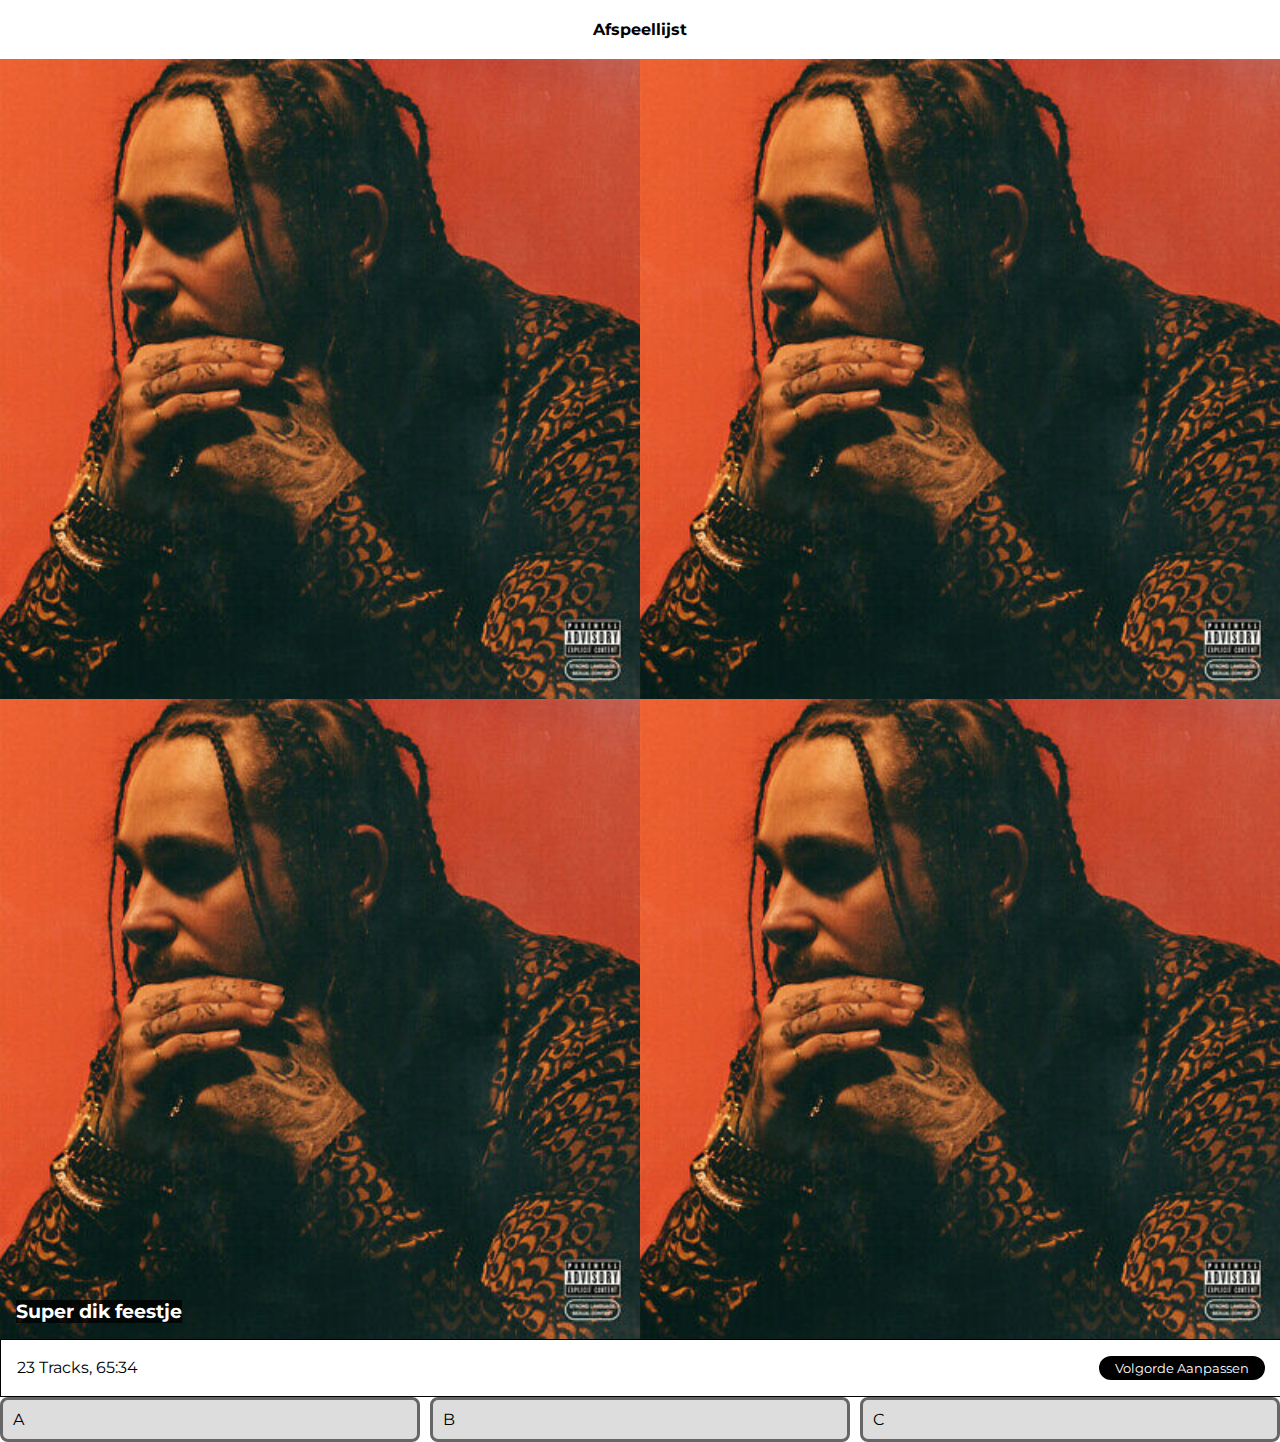
<file: opdracht1/muziekspelerV1/index.html>
<!DOCTYPE html>
<html lang="en">
<head>
    <meta charset="UTF-8">
    <meta name="viewport" content="width=device-width, initial-scale=1.0">
    <title>Muziekspeler</title>
    <link rel="stylesheet" href="css/style.css">
    <link rel="stylesheet" href="https://use.fontawesome.com/releases/v5.6.3/css/all.css"
        integrity="sha384-UHRtZLI+pbxtHCWp1t77Bi1L4ZtiqrqD80Kn4Z8NTSRyMA2Fd33n5dQ8lWUE00s/" crossorigin="anonymous">
</head>
<body>
  <header>
        <i class="fas fa-chevron-left"></i>
        <p>Afspeellijst</p>
  </header>

  <section class="cover">
        <img src="img/post_malone.jpg" alt="">
        <img src="img/post_malone.jpg" alt="">
        <img src="img/post_malone.jpg" alt="">
        <img src="img/post_malone.jpg" alt="">
        <i class="far fa-play-circle"></i>
        <h3>Super dik feestje</h3>
  </section>

  <section class="contolPanel">
      <p>23 Tracks, 65:34</p>
      <button>Volgorde Aanpassen</button>
  </section>

  <section class="tracks">
    <div class="container">
        <div draggable="true" class="box">A</div>
        <div draggable="true" class="box">B</div>
        <div draggable="true" class="box">C</div>
      </div>
  </section>

  <script src="js/script.js"></script>
</body>
</html>
</file>
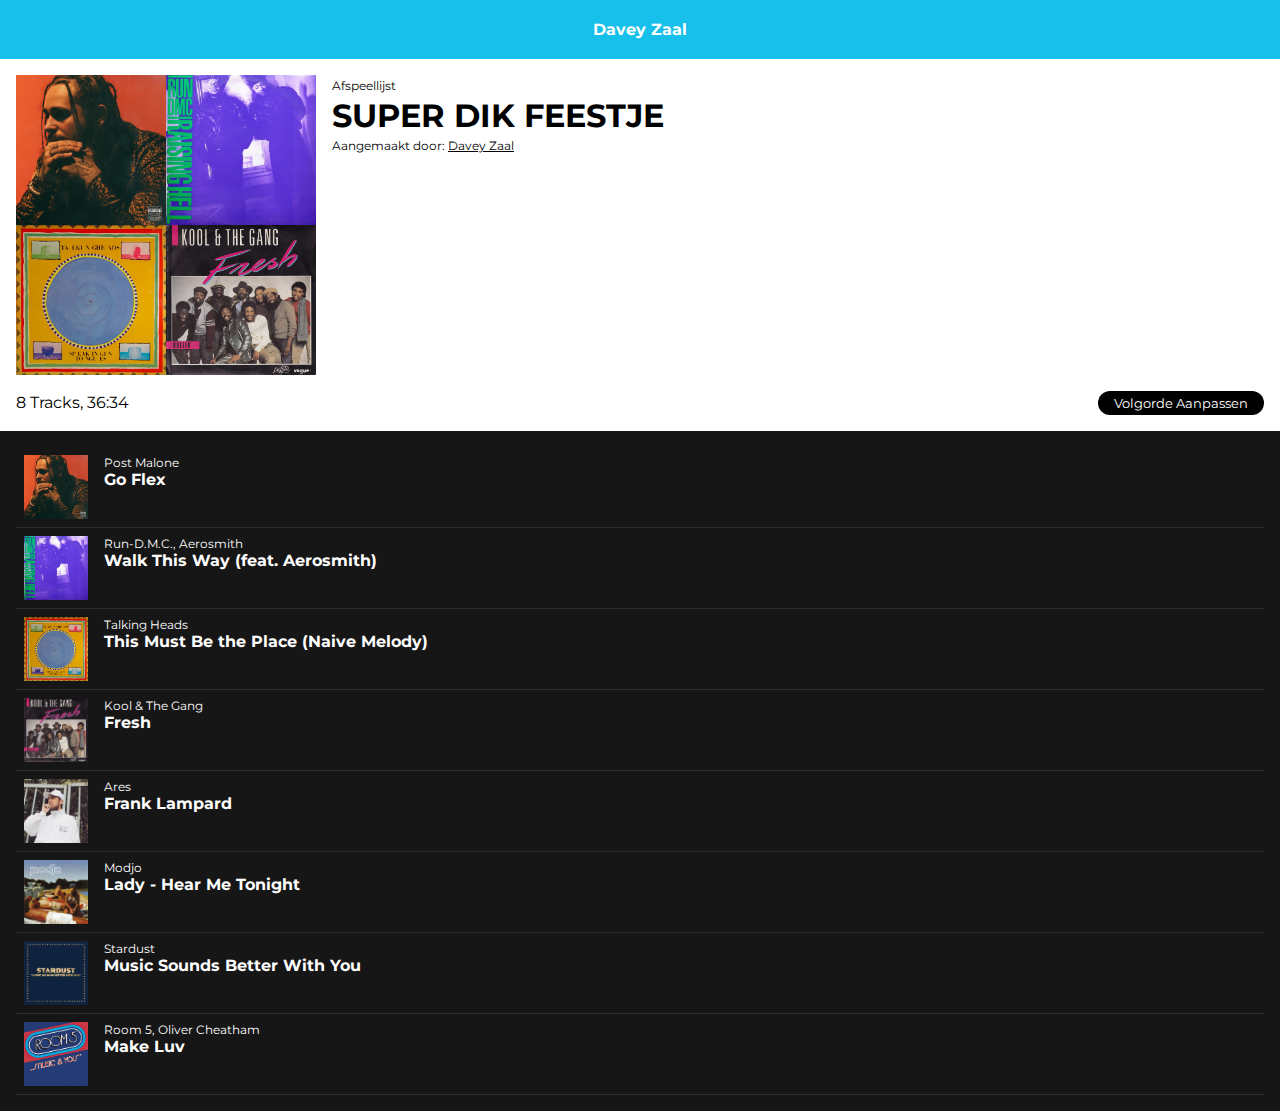
<file: opdracht1/muziekspelerV2/index.html>
<!DOCTYPE html>
<html lang="en">

<head>
  <meta charset="UTF-8">
  <meta name="viewport" content="width=device-width, initial-scale=1.0">
  <title>Muziekspeler</title>
  <link rel="stylesheet" href="css/style.css">
  <link rel="stylesheet" href="https://use.fontawesome.com/releases/v5.6.3/css/all.css"
    integrity="sha384-UHRtZLI+pbxtHCWp1t77Bi1L4ZtiqrqD80Kn4Z8NTSRyMA2Fd33n5dQ8lWUE00s/" crossorigin="anonymous">
</head>

<body>
  <header>
    <i class="fas fa-chevron-left"></i>
    <p>Davey Zaal</p>
  </header>

  <section class="mainInfo">
    <div class="cover">
      <img src="img/post_malone.jpg" alt="">
      <img src="img/aerosmith.jpg" alt="">
      <img src="img/talking_heads.jpg" alt="">
      <img src="img/kool_and_the_gang.jpg" alt="">
      <i class="far fa-play-circle"></i>
    </div>
    <div class="info">
      <p>Afspeellijst</p>
      <h1>Super dik feestje</h1>
      <p>Aangemaakt door: <span class="underline">Davey Zaal</span></p>
    </div>
  </section>

  <section class="contolPanel">
    <p>8 Tracks, 36:34</p>
    <button id="openSort">Volgorde Aanpassen</button>
  </section>

  <section class="tracks">
    <div class="container">
      <div class="draggable" draggable="true">
        <img src="img/post_malone.jpg" alt="">
        <p class="artist">Post Malone</p>
        <p class="trackName">Go Flex</p>
        <i class="fas fa-sort"></i>
      </div>
      <div class="draggable" draggable="true">
        <img src="img/aerosmith.jpg" alt="">
        <p class="artist">Run-D.M.C., Aerosmith</p>
        <p class="trackName">Walk This Way (feat. Aerosmith)</p>
        <i class="fas fa-sort"></i>
      </div>
      <div class="draggable" draggable="true">
        <img src="img/talking_heads.jpg" alt="">
        <p class="artist">Talking Heads</p>
        <p class="trackName">This Must Be the Place (Naive Melody)</p>
        <i class="fas fa-sort"></i>
      </div>
      <div class="draggable" draggable="true">
        <img src="img/kool_and_the_gang.jpg" alt="">
        <p class="artist">Kool & The Gang</p>
        <p class="trackName">Fresh</p>
        <i class="fas fa-sort"></i>
      </div>
      <div class="draggable" draggable="true">
        <img src="img/are.jpg" alt="">
        <p class="artist">Ares</p>
        <p class="trackName">Frank Lampard</p>
        <i class="fas fa-sort"></i>
      </div>
      <div class="draggable" draggable="true">
        <img src="img/modjo.jpg" alt="">
        <p class="artist">Modjo</p>
        <p class="trackName">Lady - Hear Me Tonight</p>
        <i class="fas fa-sort"></i>
      </div>
      <div class="draggable" draggable="true">
        <img src="img/stardust.jpg" alt="">
        <p class="artist">Stardust</p>
        <p class="trackName">Music Sounds Better With You</p>
        <i class="fas fa-sort"></i>
      </div>
      <div class="draggable" draggable="true">
        <img src="img/room5.jpg" alt="">
        <p class="artist">Room 5, Oliver Cheatham</p>
        <p class="trackName">Make Luv</p>
        <i class="fas fa-sort"></i>
      </div>
    </div>
  </section>

  <script src="js/script.js"></script>
</body>

</html>
</file>
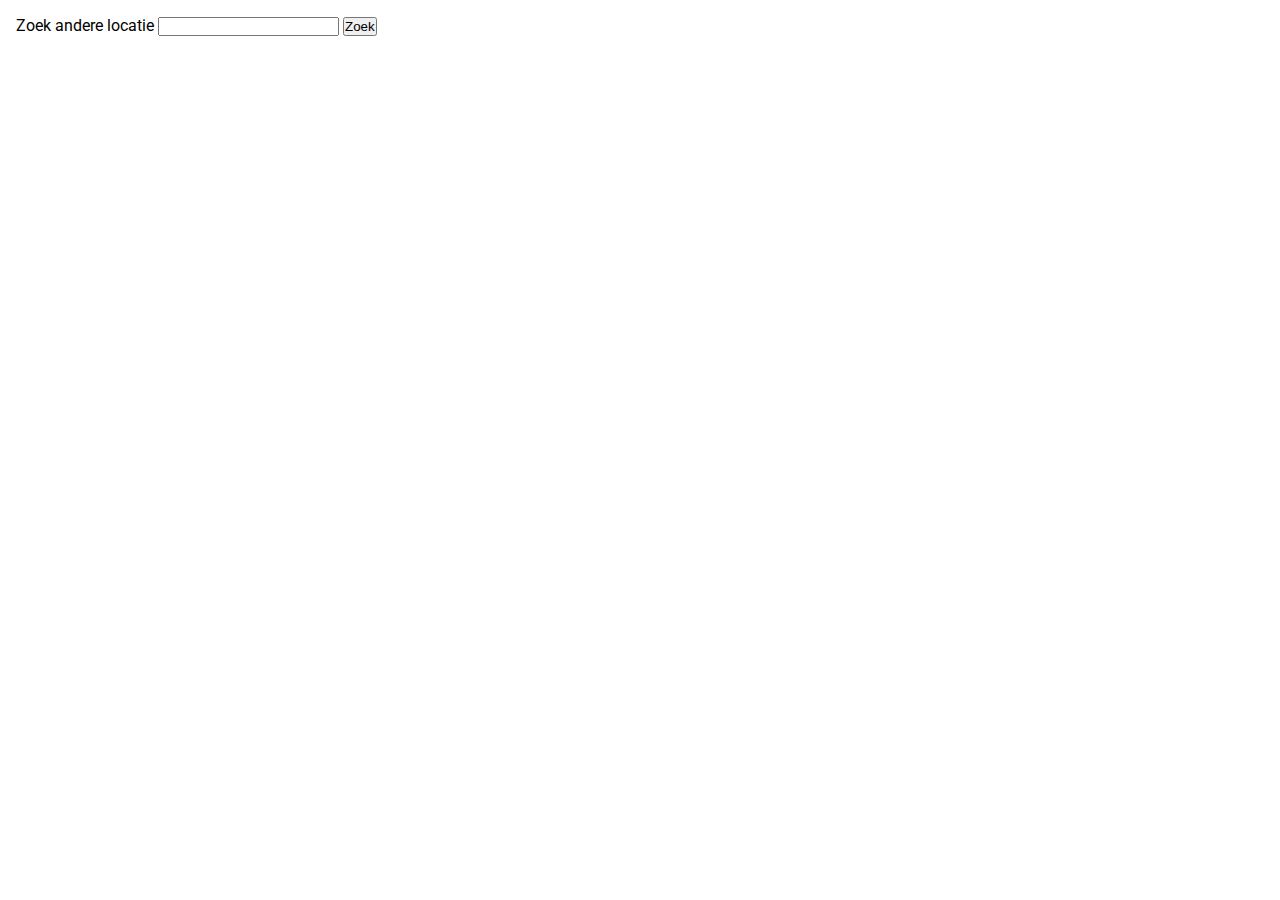
<file: opdracht3/weatherApp-version-1/index.html>
<!DOCTYPE html>
<html lang="en">
<head>
  <meta charset="UTF-8">
  <meta name="viewport" content="width=device-width, initial-scale=1.0">
  <meta http-equiv="X-UA-Compatible" content="ie=edge">
  <title>Weather App</title>
  <link rel="stylesheet" href="_css/style.css" />
</head>
<body>
  <header>
    <form id="searchForm">
      <label for="otherLocation">Zoek andere locatie</label>
      <input name="otherLocation" type="text" id="searchQuery">
      <button type="submit">Zoek</button>
    </form>
  </header>
  <section id="currentWeather">
    <div class="container">
        <!-- content form aaapppiii goes heeeree -->
    </div>

    <div class="forecast">
      
    </div>
  </section>
    
  <script src="_js/script.js"></script>
</body>
</html>
</file>
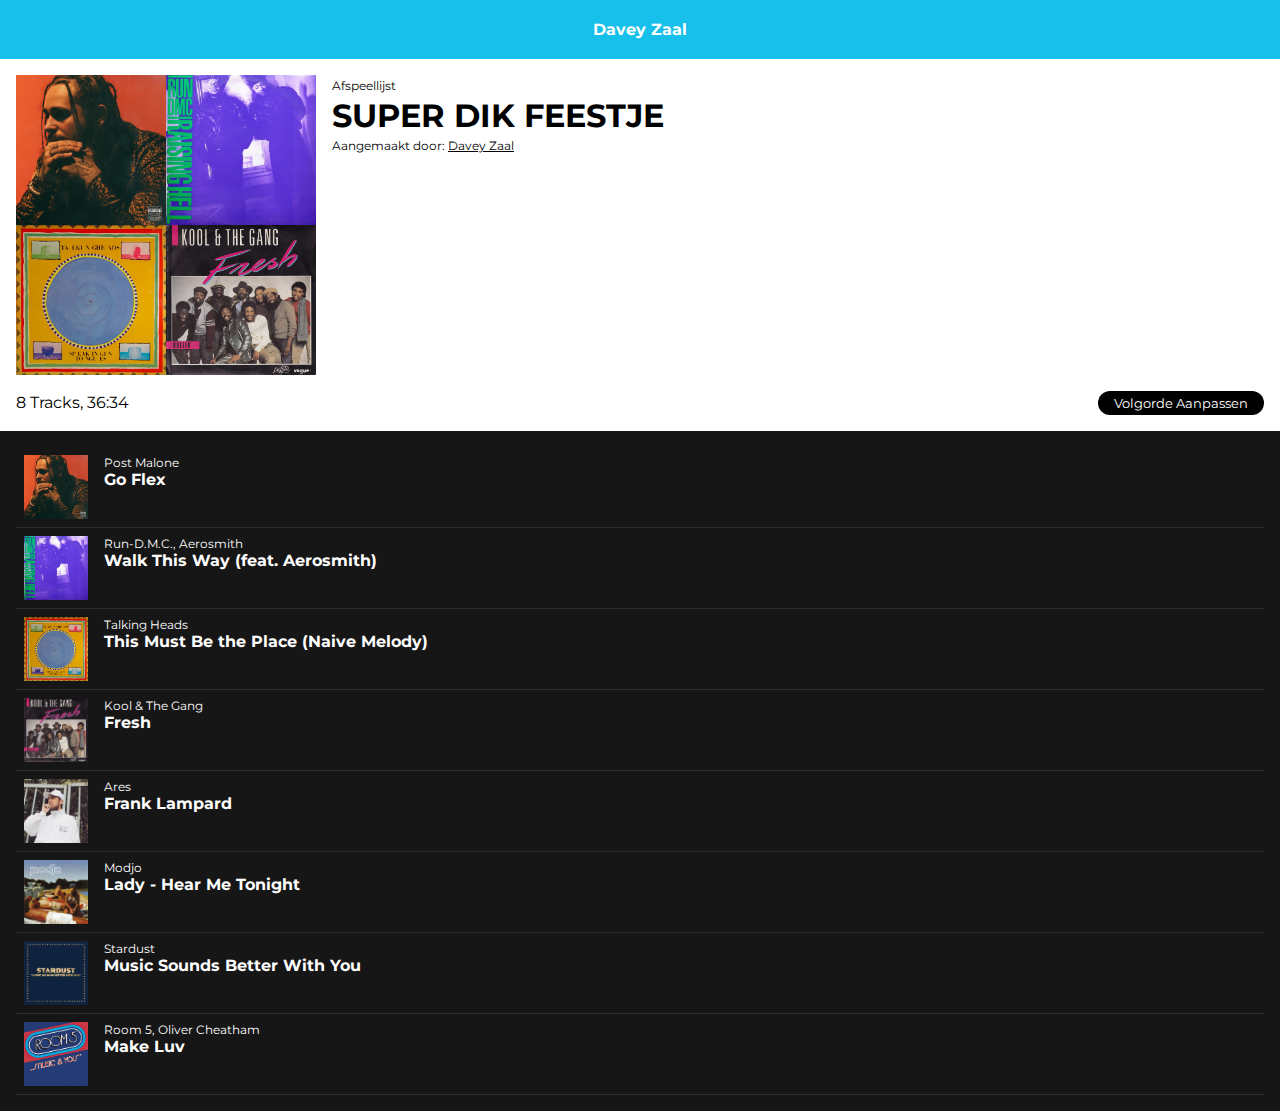
<file: opdracht1/muziekspelerV1/muziekspelerV2/index.html>
<!DOCTYPE html>
<html lang="en">
<head>
    <meta charset="UTF-8">
    <meta name="viewport" content="width=device-width, initial-scale=1.0">
    <title>Muziekspeler</title>
    <link rel="stylesheet" href="css/style.css">
    <link rel="stylesheet" href="https://use.fontawesome.com/releases/v5.6.3/css/all.css"
        integrity="sha384-UHRtZLI+pbxtHCWp1t77Bi1L4ZtiqrqD80Kn4Z8NTSRyMA2Fd33n5dQ8lWUE00s/" crossorigin="anonymous">
</head>
<body>
  <header>
        <i class="fas fa-chevron-left"></i>
        <p>Davey Zaal</p>
  </header>

  <section class="mainInfo">
    <div class="cover">
        <img src="img/post_malone.jpg" alt="">
        <img src="img/aerosmith.jpg" alt="">
        <img src="img/talking_heads.jpg" alt="">
        <img src="img/kool_and_the_gang.jpg" alt="">
        <i class="far fa-play-circle"></i>
      </div>
      <div class="info">
        <p>Afspeellijst</p>
        <h1>Super dik feestje</h1>
        <p>Aangemaakt door: <span class="underline">Davey Zaal</span></p>
      </div>
  </section>

  <section class="contolPanel">
      <p>8 Tracks, 36:34</p>
      <button id="openSort">Volgorde Aanpassen</button>
  </section>

  <section class="tracks">
      <div class="container">
        <div class="draggable" draggable="true">
          <img src="img/post_malone.jpg" alt="">
          <p class="artist">Post Malone</p>
          <p class="trackName">Go Flex</p>
        </div>
        <div class="draggable" draggable="true">
          <img src="img/aerosmith.jpg" alt="">
          <p class="artist">Run-D.M.C., Aerosmith</p>
          <p class="trackName">Walk This Way (feat. Aerosmith)</p>
        </div>
        <div class="draggable" draggable="true">
          <img src="img/talking_heads.jpg" alt="">
          <p class="artist">Talking Heads</p>
          <p class="trackName">This Must Be the Place (Naive Melody)</p>
        </div>
        <div class="draggable" draggable="true">
          <img src="img/kool_and_the_gang.jpg" alt="">
          <p class="artist">Kool & The Gang</p>
          <p class="trackName">Fresh</p>
        </div>
        <div class="draggable" draggable="true">
          <img src="img/are.jpg" alt="">
          <p class="artist">Ares</p>
          <p class="trackName">Frank Lampard</p>
        </div>
        <div class="draggable" draggable="true">
          <img src="img/modjo.jpg" alt="">
          <p class="artist">Modjo</p>
          <p class="trackName">Lady - Hear Me Tonight</p>
        </div>
        <div class="draggable" draggable="true">
          <img src="img/stardust.jpg" alt="">
          <p class="artist">Stardust</p>
          <p class="trackName">Music Sounds Better With You</p>
        </div>
        <div class="draggable" draggable="true">
          <img src="img/room5.jpg" alt="">
          <p class="artist">Room 5, Oliver Cheatham</p>
          <p class="trackName">Make Luv</p>
        </div>
      </div>
  </section>

  <script src="js/script.js"></script>
</body>
</html>
</file>
<file: opdracht1/muziekspelerV1/css/style.css>
@import url('https://fonts.googleapis.com/css2?family=Montserrat:wght@300;400;700&display=swap');

html,
body {
    margin: 0;
    padding: 0;
    font-family: 'Montserrat', sans-serif;
}

button {
    font-family: 'Montserrat', sans-serif;
}

header {
    padding: 0.25rem 1rem;
}

header i {
    float: left;
    margin-top: 18px;
}

header p {
    text-align: center;
    font-weight: 700;
}

section.cover {
    display: grid;
    grid-gap: 0;
    grid-template-columns: auto auto;
    position: relative;
}

section.cover img {
    width: 100%;
}

section.cover i {
    z-index: 100;
    position: absolute;
    top: 50%;
    left: 50%;
    margin-right: -50%;
    transform: translate(-50%, -50%);
    color: #fff;
    font-size: 4em;
}

section.cover h3 {
    z-index: 100;
    position: absolute;
    left: 1rem;
    bottom: 1rem;
    margin:0;
    background-color: rgba(0,0,0,0.75);
    width: fit-content;
    color: #fff;
}

/*  */

section.contolPanel {
    padding: 1rem 1rem;
    width: 100%;
    height: 1.5rem;
    border: solid 1px black;
}

section.contolPanel p {
    margin: 0;
    float: left;
    line-height: 1.5rem;
}

section.contolPanel button {
    float: right;
    background-color: #000;
    border: none;
    color: white;
    padding: 0.25rem 1rem;
    margin-right: 2rem;
    text-align: center;
    text-decoration: none;
    border-radius: 1rem;
}

/*  */

.container {
    display: grid;
    grid-template-columns: repeat(3, 1fr);
    gap: 10px;
  }
  
  .box {
    border: 3px solid #666;
    background-color: #ddd;
    border-radius: .5em;
    padding: 10px;
    cursor: move;
  }
</file>
<file: opdracht1/muziekspelerV2/css/style.css>
@import url('https://fonts.googleapis.com/css2?family=Montserrat:wght@300;400;700&display=swap');

:root {
    --offScreen: 0%;
    --onScreen: 2rem;
  }

html,
body {
    margin: 0;
    padding: 0;
    font-family: 'Montserrat', sans-serif;
}

button {
    font-family: 'Montserrat', sans-serif;
    cursor: pointer;
}

header {
    padding: 0.25rem 1rem;
    background-color: #17c0eb;
    color: #fff;
}

header i {
    float: left;
    margin-top: 18px;
}

header p {
    text-align: center;
    font-weight: 700;
}

/*  */

section.mainInfo {
    display: grid;
    grid-template-columns: 300px auto;
}

div.cover {
    display: grid;
    grid-gap: 0;
    grid-template-columns: auto auto;
    position: relative;
    width: 300px;
    height: 300px;
    margin: 1rem 1rem 0rem 1rem;
}

div.cover img {
    width: 100%;
}

div.cover i {
    z-index: 100;
    position: absolute;
    top: 50%;
    left: 50%;
    margin-right: -50%;
    transform: translate(-50%, -50%);
    color: #fff;
    font-size: 4em;
    cursor: pointer;
}

section.mainInfo div.info {
    padding: 1rem;
    margin-left: 1rem;
}

section.mainInfo div.info p {
    margin-block-start: 0.25em;
    margin-block-end: 0.25em;
    font-size: 0.75em;
}

section.mainInfo div.info h1 {
    font-size: 2em;
    margin-block-start: 0em;
    margin-block-end: 0em;
    font-weight: bold;
    text-transform: uppercase;
}

span.underline {
    text-decoration: underline;
    cursor: pointer;
}

/*  */

section.contolPanel {
    padding: 1rem 1rem;
    height: 1.5rem;
}

section.contolPanel p {
    margin: 0;
    float: left;
    line-height: 1.5rem;
}

section.contolPanel button {
    float: right;
    background-color: #000;
    border: none;
    color: white;
    padding: 0.25rem 1rem;
    text-align: center;
    text-decoration: none;
    border-radius: 1rem;
}

/*  */

section.tracks div.container {
    display: grid;
    grid-template-rows: repeat(3, 1fr);
    gap: 0;
    padding: 1rem;
    background-color: #161616;
}

section.tracks div.container div.draggable {
    padding: 0.5rem;
    border-bottom: 1px solid #2e2e2e;
    cursor: move;
}

section.tracks div.container div.draggable.dragging {
    opacity: .5;
}

section.tracks div.container div.draggable img {
    width: 4em;
    float: left;
    margin-right: 1rem;
}

section.tracks div.container div.draggable p {
    color: #fff;
    margin-block-start: 0em;
    margin-block-end: 0em;
}

section.tracks div.container div.draggable p.artist {
    font-size: 0.75em;
}

section.tracks div.container div.draggable p.trackName {
    font-size: 1em;
    font-weight: bold;
}

section.tracks div.container div.draggable i.fa-sort{
    position: absolute;
    right: 2rem;
    color: #fff;
}

/*  */
</file>
<file: opdracht3/weatherApp-version-1/_css/style.css>
@import url('https://fonts.googleapis.com/css2?family=Roboto:wght@300;400;900&display=swap');

* {
    padding: 0;
    margin: 0;
}

html, body {
    font-family: 'Roboto', sans-serif;
}

h1 {
    font-size: 3em;
}

.container img {
    width: 100px;
}

header {
    position: relative;
    height: 10vh;
    padding: 1em;
}

section {
    width: 100vw;
    height: 80vh;
    position: fixed;
    display: flex;
    align-items: center;
    justify-content: center;
    flex-direction: column;
}

section div.container {
    display: grid;
    grid-template-rows: 1fr 1fr 1fr;
}

section div.container h1,section div.container h2,section div.container h3 {
    text-align: center;
}

section div.container img {
    display: block;
    margin: 0 auto;
}

article {
    margin: 1em;
}
</file>
<file: opdracht1/muziekspelerV1/muziekspelerV2/css/style.css>
@import url('https://fonts.googleapis.com/css2?family=Montserrat:wght@300;400;700&display=swap');

:root {
    --offScreen: 0%;
    --onScreen: 2rem;
  }

html,
body {
    margin: 0;
    padding: 0;
    font-family: 'Montserrat', sans-serif;
}

button {
    font-family: 'Montserrat', sans-serif;
    cursor: pointer;
}

header {
    padding: 0.25rem 1rem;
    background-color: #17c0eb;
    color: #fff;
}

header i {
    float: left;
    margin-top: 18px;
}

header p {
    text-align: center;
    font-weight: 700;
}

/*  */

section.mainInfo {
    display: grid;
    grid-template-columns: 300px auto;
}

div.cover {
    display: grid;
    grid-gap: 0;
    grid-template-columns: auto auto;
    position: relative;
    width: 300px;
    height: 300px;
    margin: 1rem 1rem 0rem 1rem;
}

div.cover img {
    width: 100%;
}

div.cover i {
    z-index: 100;
    position: absolute;
    top: 50%;
    left: 50%;
    margin-right: -50%;
    transform: translate(-50%, -50%);
    color: #fff;
    font-size: 4em;
    cursor: pointer;
}

section.mainInfo div.info {
    padding: 1rem;
    margin-left: 1rem;
}

section.mainInfo div.info p {
    margin-block-start: 0.25em;
    margin-block-end: 0.25em;
    font-size: 0.75em;
}

section.mainInfo div.info h1 {
    font-size: 2em;
    margin-block-start: 0em;
    margin-block-end: 0em;
    font-weight: bold;
    text-transform: uppercase;
}

span.underline {
    text-decoration: underline;
    cursor: pointer;
}

/*  */

section.contolPanel {
    padding: 1rem 1rem;
    height: 1.5rem;
}

section.contolPanel p {
    margin: 0;
    float: left;
    line-height: 1.5rem;
}

section.contolPanel button {
    float: right;
    background-color: #000;
    border: none;
    color: white;
    padding: 0.25rem 1rem;
    text-align: center;
    text-decoration: none;
    border-radius: 1rem;
}

/*  */

section.tracks div.container {
    display: grid;
    grid-template-rows: repeat(3, 1fr);
    gap: 0;
    padding: 1rem;
    background-color: #161616;
}

section.tracks div.container div.draggable {
    padding: 0.5rem;
    border-bottom: 1px solid #2e2e2e;
    cursor: move;
}

section.tracks div.container div.draggable.dragging {
    opacity: .5;
}

section.tracks div.container div.draggable img {
    width: 4em;
    float: left;
    margin-right: 1rem;
}

section.tracks div.container div.draggable p {
    color: #fff;
    margin-block-start: 0em;
    margin-block-end: 0em;
}

section.tracks div.container div.draggable p.artist {
    font-size: 0.75em;
}

section.tracks div.container div.draggable p.trackName {
    font-size: 1em;
    font-weight: bold;
}

/*  */
</file>
